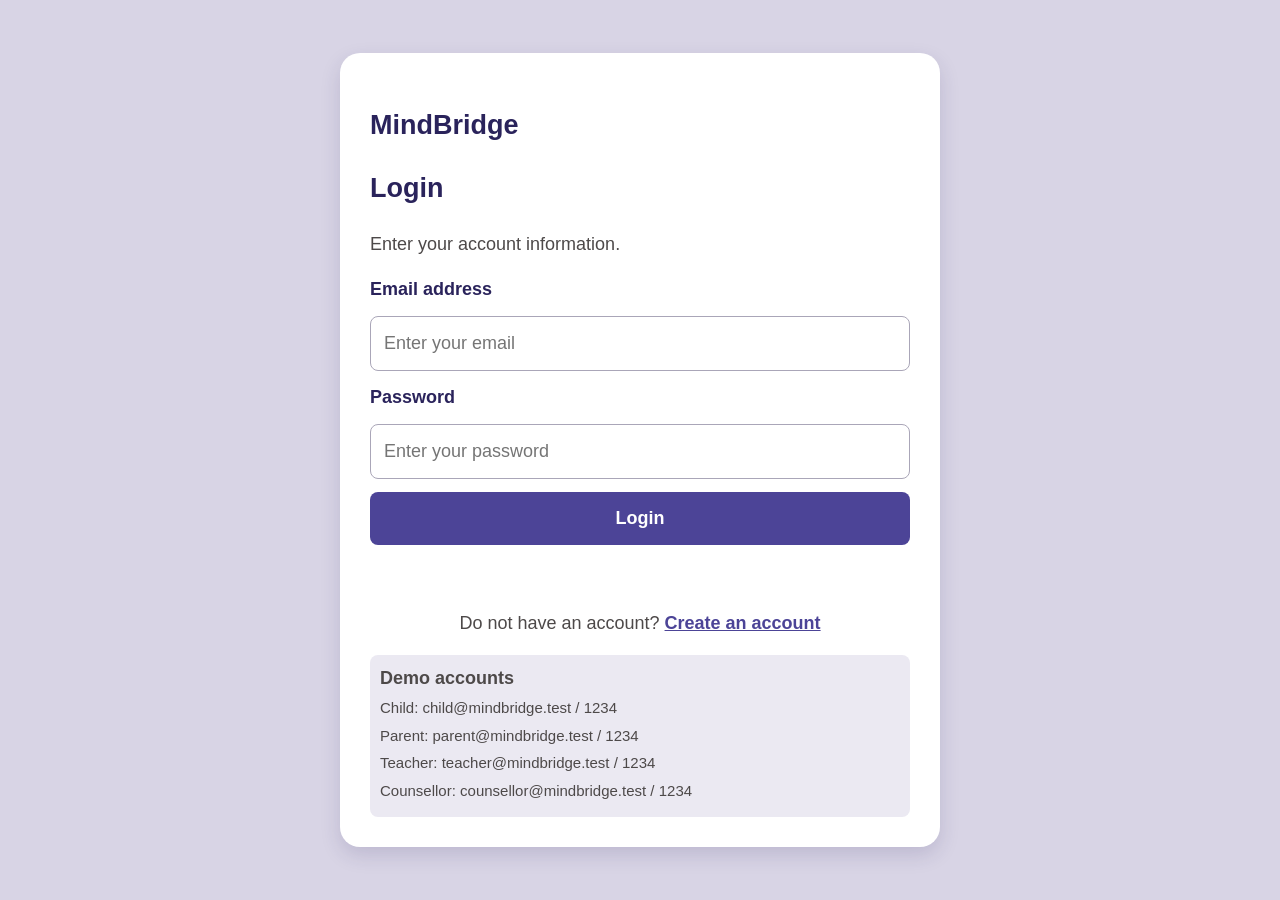
<file: templates/index.html>
<!DOCTYPE html>
<html lang="en">
<head>
    <meta charset="UTF-8">
    <meta name="viewport" content="width=device-width, initial-scale=1.0">
    <title>MindBridge Login</title>
    <link rel="stylesheet" href="/static/css/style.css">
    <script src="/static/js/app.js" defer></script>
</head>
<body data-page="login">
    <main class="page">
        <section class="card">
            <h1>MindBridge</h1>
            <h2>Login</h2>
            <p>Enter your account information.</p>

            <form id="loginForm">
                <label for="loginEmail">Email address</label>
                <input
                    type="email"
                    id="loginEmail"
                    placeholder="Enter your email"
                    required
                >

                <label for="loginPassword">Password</label>
                <input
                    type="password"
                    id="loginPassword"
                    placeholder="Enter your password"
                    required
                >

                <button type="submit">Login</button>
                <p id="loginMessage" class="message"></p>
            </form>

            <p class="center">
                Do not have an account?
                <a href="/signup">Create an account</a>
            </p>

            <div class="demo">
                <strong>Demo accounts</strong>
                <p>Child: child@mindbridge.test / 1234</p>
                <p>Parent: parent@mindbridge.test / 1234</p>
                <p>Teacher: teacher@mindbridge.test / 1234</p>
                <p>Counsellor: counsellor@mindbridge.test / 1234</p>
            </div>
        </section>
    </main>
</body>
</html>
</file>
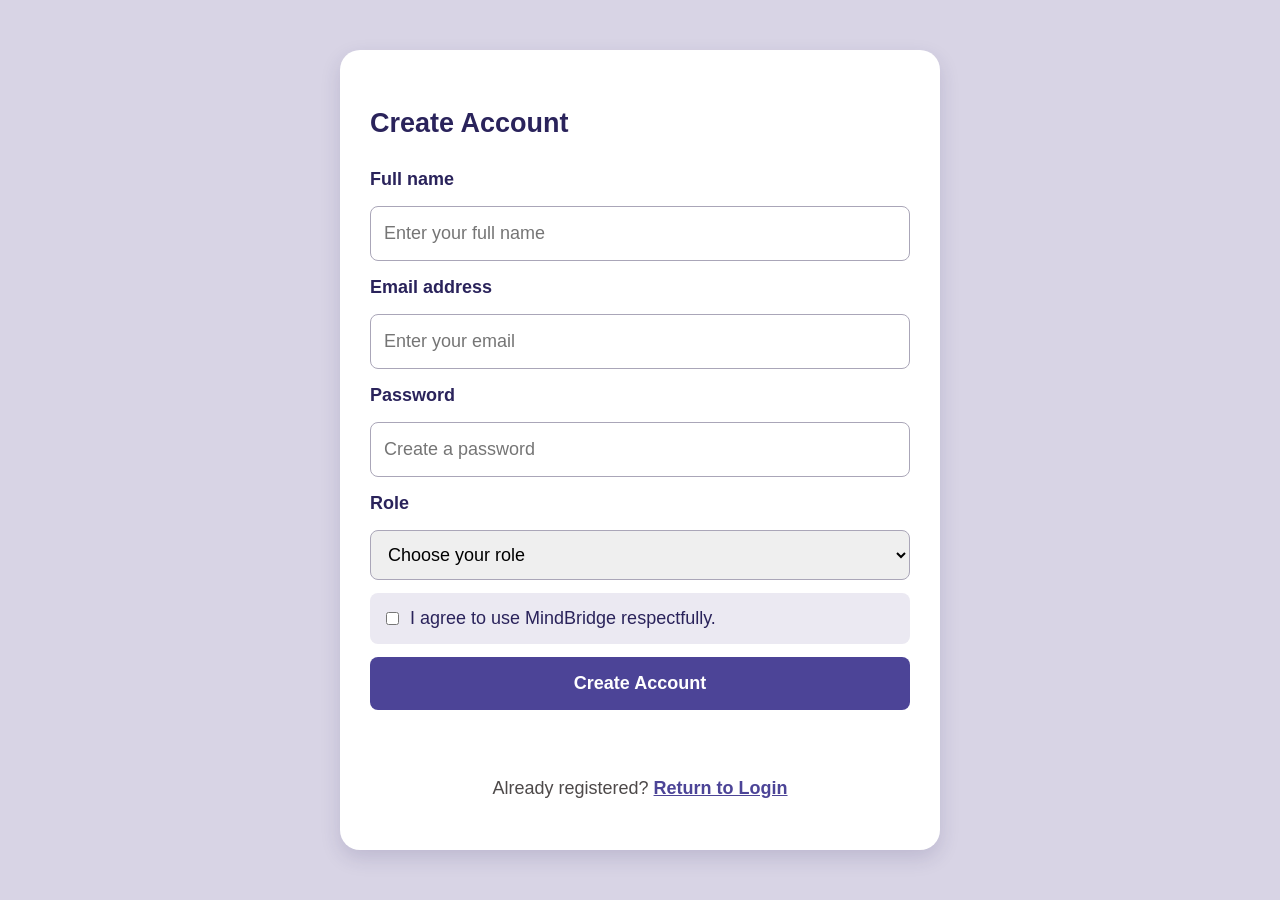
<file: templates/signup.html>
<!DOCTYPE html>
<html lang="en">
<head>
    <meta charset="UTF-8">
    <meta name="viewport" content="width=device-width, initial-scale=1.0">
    <title>Create Account</title>
    <link rel="stylesheet" href="/static/css/style.css">
    <script src="/static/js/app.js" defer></script>
</head>
<body data-page="signup">
    <main class="page">
        <section class="card">
            <h1>Create Account</h1>

            <form id="signupForm">
                <label for="signupName">Full name</label>
                <input
                    type="text"
                    id="signupName"
                    placeholder="Enter your full name"
                    required
                >

                <label for="signupEmail">Email address</label>
                <input
                    type="email"
                    id="signupEmail"
                    placeholder="Enter your email"
                    required
                >

                <label for="signupPassword">Password</label>
                <input
                    type="password"
                    id="signupPassword"
                    minlength="4"
                    placeholder="Create a password"
                    required
                >

                <label for="signupRole">Role</label>
                <select id="signupRole" required>
                    <option value="">Choose your role</option>
                    <option value="child">Child</option>
                    <option value="parent">Parent</option>
                    <option value="teacher">Teacher</option>
                    <option value="counsellor">Counsellor</option>
                </select>

                <label class="check agreement">
                    <input type="checkbox" id="terms" required>
                    I agree to use MindBridge respectfully.
                </label>

                <button type="submit">Create Account</button>
                <p id="signupMessage" class="message"></p>
            </form>

            <p class="center">
                Already registered?
                <a href="/">Return to Login</a>
            </p>
        </section>
    </main>
</body>
</html>
</file>
<file: static/css/style.css>
* {
    box-sizing: border-box;
}

body {
    margin: 0;
    background: #d8d4e5;
    color: #4d4949;
    font-family: Arial, sans-serif;
    font-size: 18px;
    line-height: 1.5;
}

h1,
h2,
h3 {
    color: #2a235b;
}

a {
    color: #4c4497;
    font-weight: bold;
}

.page {
    min-height: 100vh;
    display: flex;
    justify-content: center;
    align-items: center;
    padding: 25px;
}

.card,
.section {
    width: 100%;
    padding: 30px;
    background: white;
    border-radius: 20px;
    box-shadow: 0 8px 20px #2a235b26;
}

.card {
    max-width: 600px;
}

form {
    display: flex;
    flex-direction: column;
    gap: 13px;
}

label {
    color: #2a235b;
    font-weight: bold;
}

input,
select,
textarea {
    width: 100%;
    padding: 13px;
    border: 1px solid #aaa6b8;
    border-radius: 8px;
    font: inherit;
}

button {
    padding: 13px;
    border: 0;
    border-radius: 8px;
    background: #4c4497;
    color: white;
    font: inherit;
    font-weight: bold;
    cursor: pointer;
}

button:hover {
    background: #2a235b;
}

button:disabled {
    background: #918cab;
    cursor: not-allowed;
}

.row {
    display: flex;
    justify-content: space-between;
    align-items: center;
}

.check {
    display: flex;
    align-items: center;
    gap: 8px;
    font-weight: normal;
}

.check input {
    width: auto;
}

.agreement {
    padding: 12px;
    background: #ebe9f2;
    border-radius: 8px;
}

.center {
    text-align: center;
}

.message {
    min-height: 24px;
    margin: 5px 0;
    color: #26734d;
    font-weight: bold;
}

.message.error {
    color: #b42318;
}

.message.success {
    color: #26734d;
}

.demo {
    padding: 10px;
    background: #ebe9f2;
    border-radius: 8px;
}

.demo p {
    margin: 5px 0;
    font-size: 15px;
}

.topbar {
    display: flex;
    justify-content: space-between;
    align-items: center;
    padding: 12px 5%;
    background: #4c4497;
}

.topbar h2 {
    color: white;
}

.topbar button {
    background: white;
    color: #4c4497;
}

.container {
    width: 90%;
    max-width: 900px;
    margin: 30px auto;
}

.section {
    margin-bottom: 25px;
}

video {
    width: 100%;
    max-height: 450px;
    margin-bottom: 15px;
    background: black;
    border-radius: 10px;
}

.resource-grid {
    display: grid;
    grid-template-columns: 1fr;
    gap: 18px;
}

.resource-card {
    display: flex;
    flex-direction: column;
    gap: 12px;
    padding: 18px;
    background: #f8f7fb;
    border: 1px solid #d8d4e5;
    border-radius: 12px;
}

.resource-card h3,
.resource-card p {
    margin: 0;
}

.resource-card button {
    width: fit-content;
}

.advice-item {
    margin-bottom: 12px;
    padding: 15px;
    background: #ebe9f2;
    border-radius: 8px;
}

.advice-item p {
    margin-top: 0;
}

.table-wrapper {
    overflow-x: auto;
}

table {
    width: 100%;
    border-collapse: collapse;
    margin-top: 20px;
}

th,
td {
    padding: 12px;
    border-bottom: 1px solid #d8d4e5;
    text-align: left;
    vertical-align: top;
}

th {
    background-color: #ebe9f2;
    color: #2a235b;
}

.status-active {
    color: green;
    font-weight: bold;
}

.status-inactive {
    color: red;
    font-weight: bold;
}

.small-button {
    padding: 8px 10px;
    font-size: 14px;
}

#adviceForm {
    max-width: 700px;
}

#adviceMessage {
    resize: vertical;
}

@media (max-width: 600px) {
    .row {
        flex-direction: column;
        align-items: flex-start;
        gap: 10px;
    }

    .card,
    .section {
        padding: 22px;
    }

    .topbar {
        gap: 12px;
    }
}
</file>
